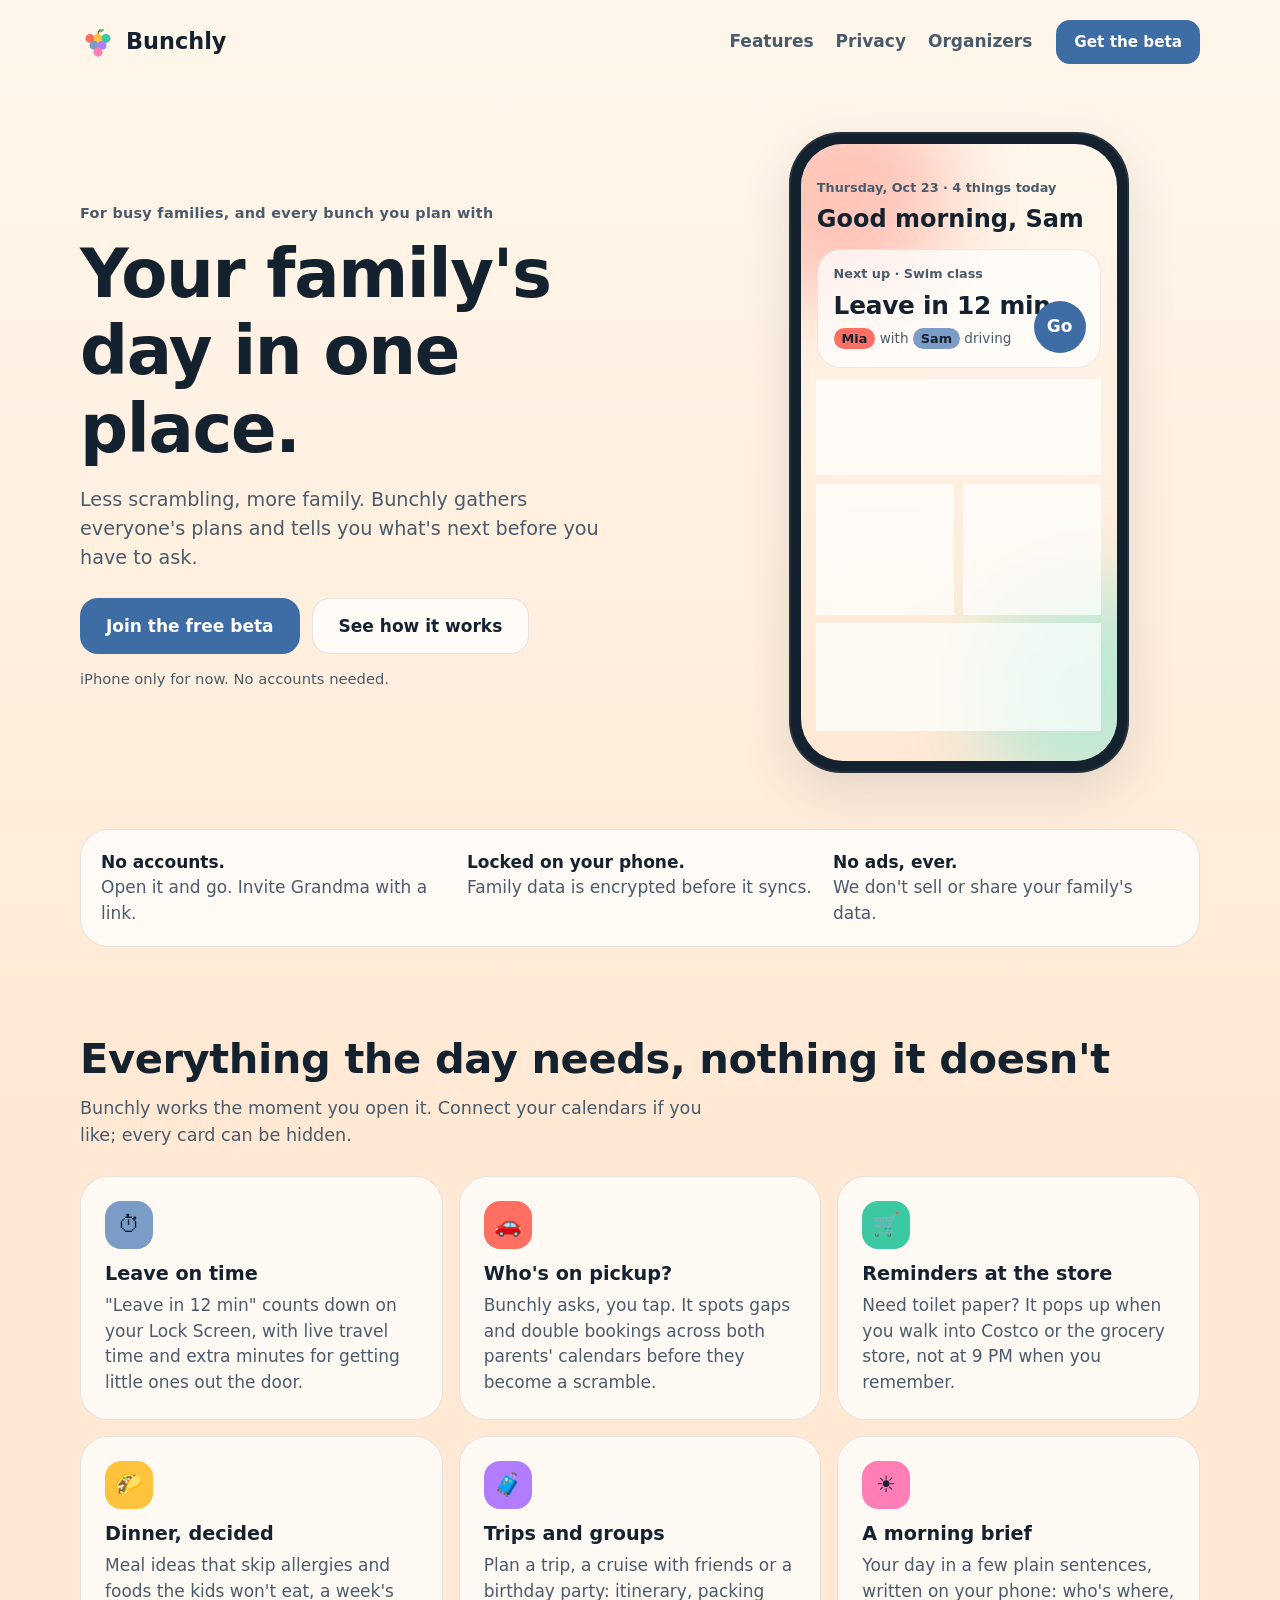
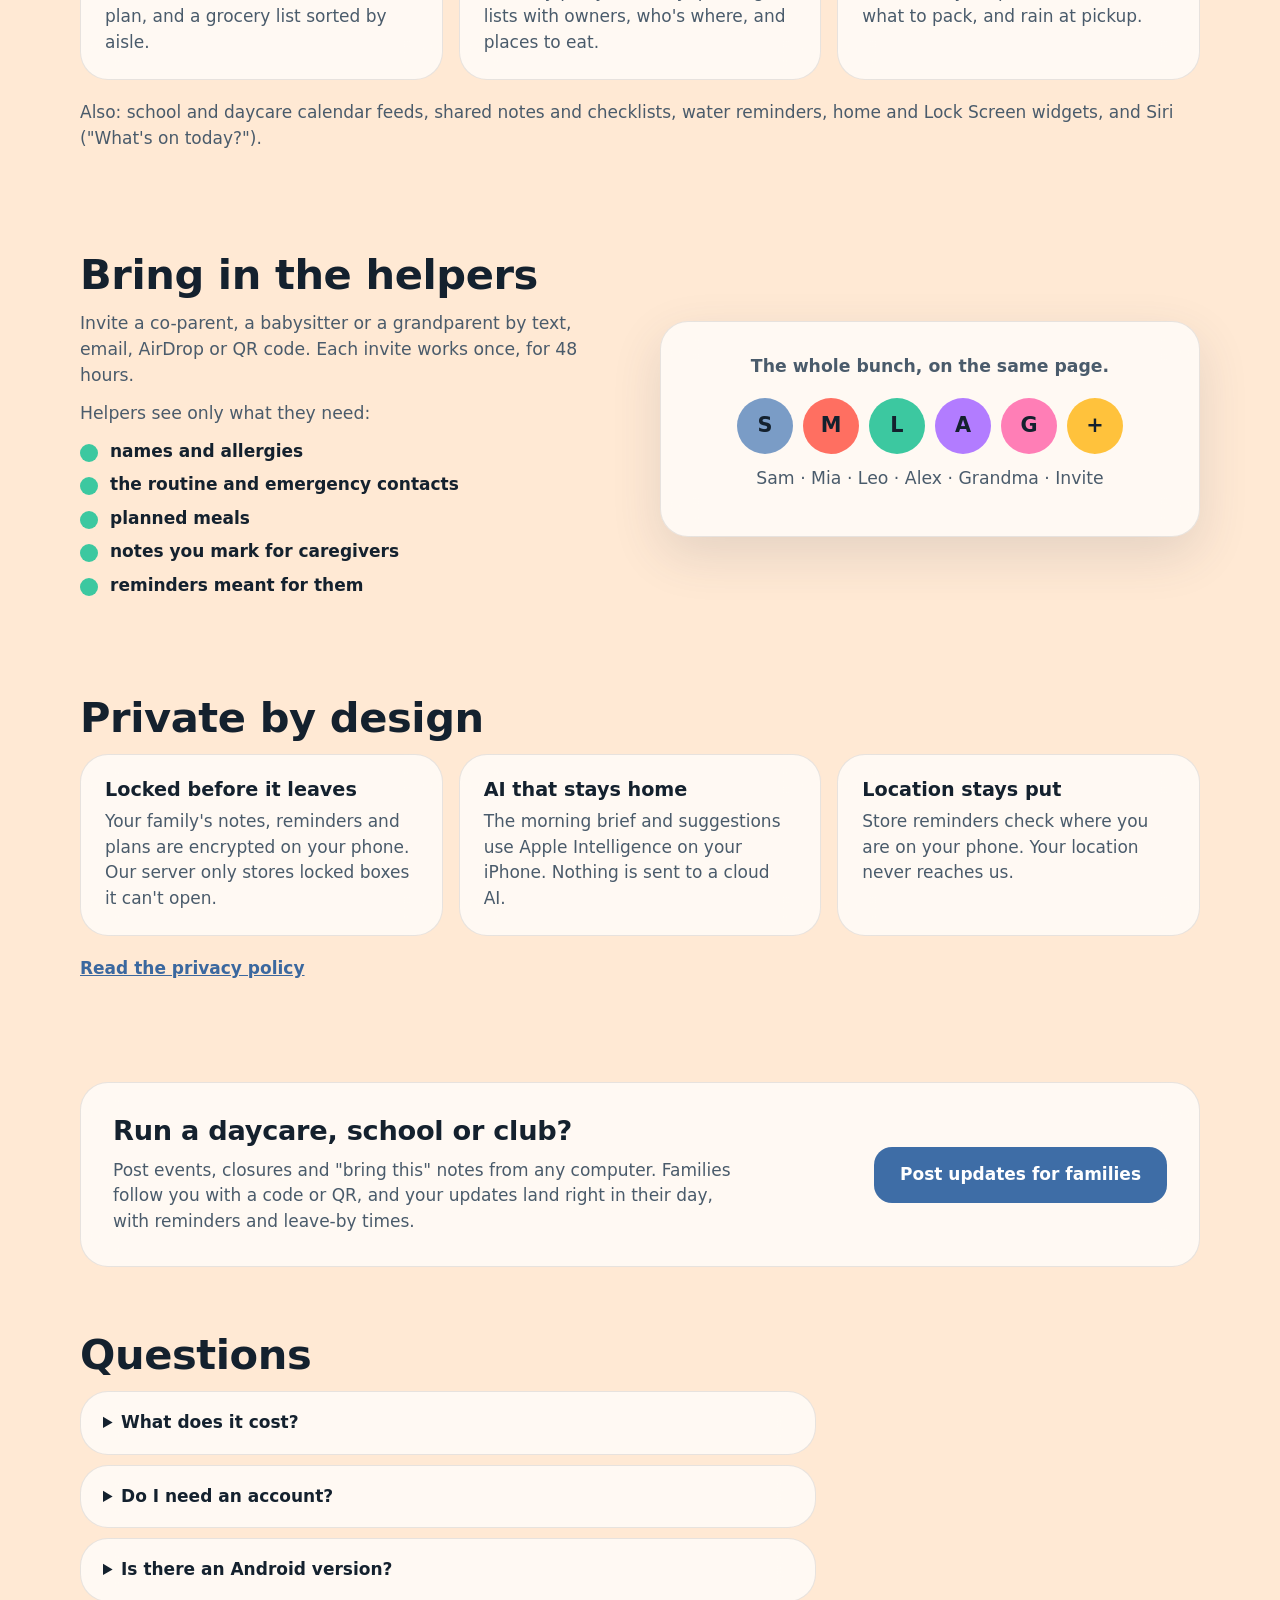
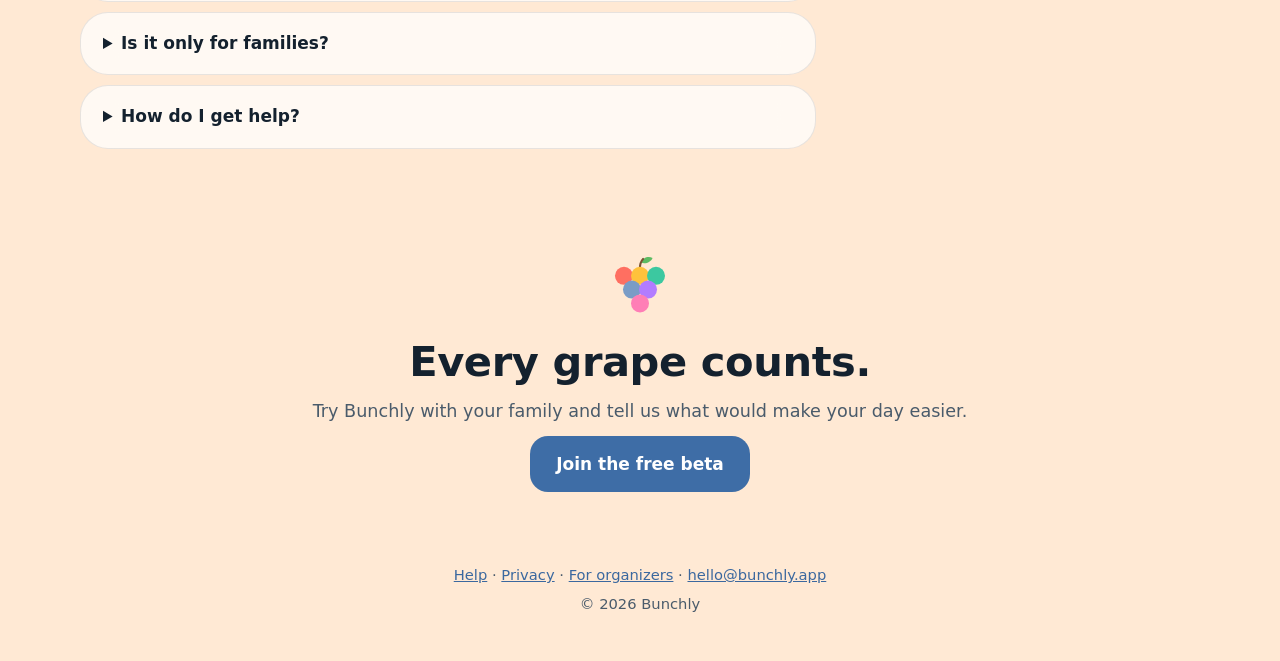
<file: index.html>
<!doctype html>
<html lang="en">
<head>
  <meta charset="utf-8">
  <meta name="viewport" content="width=device-width, initial-scale=1">
  <title>Bunchly: your family's day in one place</title>
  <meta name="description" content="Bunchly keeps your family, and every group you plan with, on one calm Today screen: calendars, pickups, reminders, meals and trips. No accounts needed.">
  <meta name="theme-color" content="#FFF7EC" media="(prefers-color-scheme: light)">
  <meta name="theme-color" content="#11141F" media="(prefers-color-scheme: dark)">
  <meta property="og:title" content="Bunchly">
  <meta property="og:description" content="Your family's day in one place. Calendars, pickups, reminders, meals and trips, shared with the people who help.">
  <meta property="og:url" content="https://bunchly.app/">
  <meta property="og:type" content="website">
  <link rel="icon" href="/logo.svg" type="image/svg+xml">
  <link rel="apple-touch-icon" href="/apple-touch-icon.png">
  <meta property="og:image" content="https://bunchly.app/og.jpg">
  <meta property="og:image:width" content="1200">
  <meta property="og:image:height" content="630">
  <meta property="og:image:alt" content="The Bunchly grape logo: Your family's day in one place.">
  <meta name="twitter:card" content="summary_large_image">
  <link rel="stylesheet" href="/home.css">
  <!-- Google Analytics (website only; not used in the Bunchly app) -->
  <script async src="https://www.googletagmanager.com/gtag/js?id=G-WLFT3G451N"></script>
  <script>
    window.dataLayer = window.dataLayer || [];
    function gtag(){dataLayer.push(arguments);}
    gtag('js', new Date());
    gtag('config', 'G-WLFT3G451N', { allow_google_signals: false, allow_ad_personalization_signals: false });
  </script>
</head>
<body>
  <div class="glows" aria-hidden="true"><span></span><span></span><span></span><span></span></div>

  <header class="top">
    <a class="brand" href="/" aria-label="Bunchly home"><img src="/logo.svg" alt="" width="36" height="36"><span>Bunchly</span></a>
    <nav aria-label="Main">
      <a href="#features">Features</a>
      <a href="#privacy">Privacy</a>
      <a href="#organizers">Organizers</a>
    </nav>
    <a class="button small beta-link" href="/beta/">Get the beta</a>
  </header>

  <main>
    <section class="hero">
      <div class="hero-text">
        <p class="eyebrow">For busy families, and every bunch you plan with</p>
        <h1>Your family's day in one place.</h1>
        <p class="lead">Less scrambling, more family. Bunchly gathers everyone's plans and tells you what's next before you have to ask.</p>
        <div class="cta">
          <a class="button beta-link" href="/beta/">Join the free beta</a>
          <a class="button ghost" href="#features">See how it works</a>
        </div>
        <p class="fine">iPhone only for now. No accounts needed.</p>
      </div>

      <figure class="phone" aria-label="Bunchly's Today screen">
        <div class="screen">
          <p class="caption">Thursday, Oct 23 · 4 things today</p>
          <p class="greeting">Good morning, Sam</p>

          <div class="tile next">
            <p class="caption">Next up · Swim class</p>
            <p class="countdown">Leave in 12 min</p>
            <p class="small-text"><span class="chip c-coral">Mia</span> with <span class="chip c-blue">Sam</span> driving</p>
            <span class="go">Go</span>
          </div>

          <div class="tile ask">
            <p class="tile-title">Who's picking up Leo?</p>
            <div class="answers"><span>Me</span><span>Alex</span><span>Ask Grandma</span></div>
          </div>

          <div class="row">
            <div class="tile mini">
              <p class="caption">Weather</p>
              <p class="tile-title">Rain at 3</p>
              <p class="small-text">Pack Leo's raincoat.</p>
            </div>
            <div class="tile mini">
              <p class="caption">At Costco</p>
              <p class="tile-title">Toilet paper</p>
              <p class="small-text">+ 2 more</p>
            </div>
          </div>

          <div class="tile list">
            <p class="caption">Later today</p>
            <p><span class="dot c-mint"></span>5:30 Soccer · Leo</p>
            <p><span class="dot c-lavender"></span>6:15 Tacos, 20 min</p>
          </div>
        </div>
      </figure>
    </section>

    <ul class="promises" aria-label="Bunchly promises">
      <li><strong>No accounts.</strong> Open it and go. Invite Grandma with a link.</li>
      <li><strong>Locked on your phone.</strong> Family data is encrypted before it syncs.</li>
      <li><strong>No ads, ever.</strong> We don't sell or share your family's data.</li>
    </ul>

    <section id="features" class="section">
      <h2>Everything the day needs, nothing it doesn't</h2>
      <p class="section-lead">Bunchly works the moment you open it. Connect your calendars if you like; every card can be hidden.</p>
      <div class="grid">
        <article class="feature">
          <div class="icon c-blue" aria-hidden="true">⏱</div>
          <h3>Leave on time</h3>
          <p>"Leave in 12 min" counts down on your Lock Screen, with live travel time and extra minutes for getting little ones out the door.</p>
        </article>
        <article class="feature">
          <div class="icon c-coral" aria-hidden="true">🚗</div>
          <h3>Who's on pickup?</h3>
          <p>Bunchly asks, you tap. It spots gaps and double bookings across both parents' calendars before they become a scramble.</p>
        </article>
        <article class="feature">
          <div class="icon c-mint" aria-hidden="true">🛒</div>
          <h3>Reminders at the store</h3>
          <p>Need toilet paper? It pops up when you walk into Costco or the grocery store, not at 9 PM when you remember.</p>
        </article>
        <article class="feature">
          <div class="icon c-sun" aria-hidden="true">🌮</div>
          <h3>Dinner, decided</h3>
          <p>Meal ideas that skip allergies and foods the kids won't eat, a week's plan, and a grocery list sorted by aisle.</p>
        </article>
        <article class="feature">
          <div class="icon c-lavender" aria-hidden="true">🧳</div>
          <h3>Trips and groups</h3>
          <p>Plan a trip, a cruise with friends or a birthday party: itinerary, packing lists with owners, who's where, and places to eat.</p>
        </article>
        <article class="feature">
          <div class="icon c-pink" aria-hidden="true">☀️</div>
          <h3>A morning brief</h3>
          <p>Your day in a few plain sentences, written on your phone: who's where, what to pack, and rain at pickup.</p>
        </article>
      </div>
      <p class="also">Also: school and daycare calendar feeds, shared notes and checklists, water reminders, home and Lock Screen widgets, and Siri ("What's on today?").</p>
    </section>

    <section class="section split">
      <div>
        <h2>Bring in the helpers</h2>
        <p>Invite a co-parent, a babysitter or a grandparent by text, email, AirDrop or QR code. Each invite works once, for 48 hours.</p>
        <p>Helpers see only what they need:</p>
        <ul class="checks">
          <li>names and allergies</li>
          <li>the routine and emergency contacts</li>
          <li>planned meals</li>
          <li>notes you mark for caregivers</li>
          <li>reminders meant for them</li>
        </ul>
      </div>
      <div class="bunch-card" aria-hidden="true">
        <p class="tile-title">The whole bunch, on the same page.</p>
        <div class="people">
          <span class="avatar c-blue">S</span><span class="avatar c-coral">M</span><span class="avatar c-mint">L</span>
          <span class="avatar c-lavender">A</span><span class="avatar c-pink">G</span><span class="avatar c-sun">+</span>
        </div>
        <p class="small-text">Sam · Mia · Leo · Alex · Grandma · Invite</p>
      </div>
    </section>

    <section id="privacy" class="section privacy">
      <h2>Private by design</h2>
      <div class="grid three">
        <div>
          <h3>Locked before it leaves</h3>
          <p>Your family's notes, reminders and plans are encrypted on your phone. Our server only stores locked boxes it can't open.</p>
        </div>
        <div>
          <h3>AI that stays home</h3>
          <p>The morning brief and suggestions use Apple Intelligence on your iPhone. Nothing is sent to a cloud AI.</p>
        </div>
        <div>
          <h3>Location stays put</h3>
          <p>Store reminders check where you are on your phone. Your location never reaches us.</p>
        </div>
      </div>
      <p><a href="/privacy/">Read the privacy policy</a></p>
    </section>

    <section id="organizers" class="section organizers">
      <div>
        <h2>Run a daycare, school or club?</h2>
        <p>Post events, closures and "bring this" notes from any computer. Families follow you with a code or QR, and your updates land right in their day, with reminders and leave-by times.</p>
      </div>
      <a class="button" href="/organizer/">Post updates for families</a>
    </section>

    <section class="section faq">
      <h2>Questions</h2>
      <details>
        <summary>What does it cost?</summary>
        <p>The beta is free. When Bunchly reaches the App Store, the core app stays free, with an optional Plus plan.
          Beta families get Plus at the founding price, and keep that price for as long as they stay subscribed.</p>
      </details>
      <details>
        <summary>Do I need an account?</summary>
        <p>No. There's no sign-up and no password. Sharing with your family works through one-time invite links.</p>
      </details>
      <details>
        <summary>Is there an Android version?</summary>
        <p>Not yet. Bunchly is iPhone only for now.</p>
      </details>
      <details>
        <summary>Is it only for families?</summary>
        <p>Families come first, but any bunch works: a trip with friends, a team, a party you're planning.</p>
      </details>
      <details>
        <summary>How do I get help?</summary>
        <p>Visit <a href="/support/">support</a> or write to <a href="mailto:hello@bunchly.app">hello@bunchly.app</a>.</p>
      </details>
    </section>

    <section class="section final">
      <img src="/logo.svg" alt="" width="72" height="72">
      <h2>Every grape counts.</h2>
      <p>Try Bunchly with your family and tell us what would make your day easier.</p>
      <a class="button beta-link" href="/beta/">Join the free beta</a>
    </section>
  </main>

  <footer class="bottom">
    <p><a href="/support/">Help</a> · <a href="/privacy/">Privacy</a> · <a href="/organizer/">For organizers</a> · <a href="mailto:hello@bunchly.app">hello@bunchly.app</a></p>
    <p>© 2026 Bunchly</p>
  </footer>
</body>
</html>
</file>
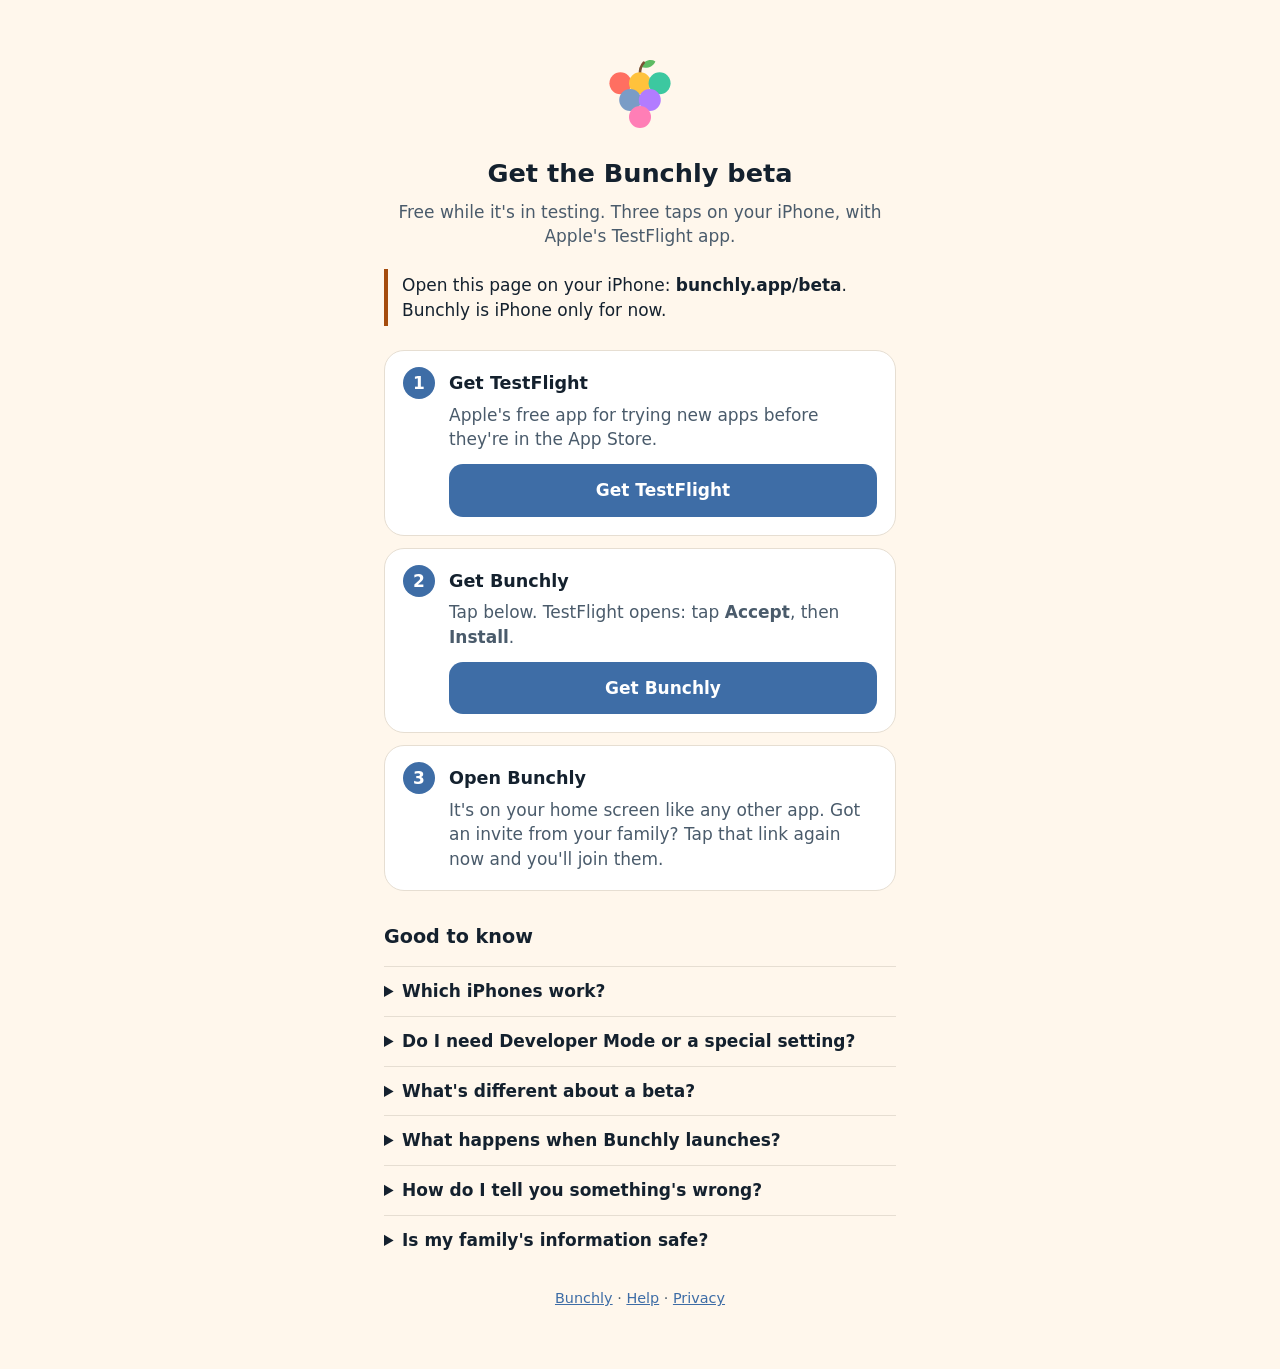
<file: beta/index.html>
<!doctype html>
<html lang="en">
<head>
  <meta charset="utf-8">
  <meta name="viewport" content="width=device-width, initial-scale=1">
  <title>Get the Bunchly beta</title>
  <meta name="description" content="Try Bunchly free on your iPhone in three taps, with Apple's TestFlight app.">
  <link rel="icon" href="/logo.svg" type="image/svg+xml">
  <link rel="apple-touch-icon" href="/apple-touch-icon.png">
  <meta property="og:title" content="Get the Bunchly beta">
  <meta property="og:description" content="Try Bunchly free on your iPhone in three taps.">
  <meta property="og:image" content="https://bunchly.app/og.jpg">
  <meta property="og:image:width" content="1200">
  <meta property="og:image:height" content="630">
  <meta property="og:image:alt" content="The Bunchly grape logo: Your family's day in one place.">
  <meta name="twitter:card" content="summary_large_image">
  <link rel="stylesheet" href="/style.css">
  <style>
    .install { list-style: none; margin: 24px 0 0; padding: 0; counter-reset: step; text-align: left; }
    .install li { counter-increment: step; position: relative; padding: 18px 18px 6px 64px; margin-bottom: 12px;
      background: var(--card); border: 1px solid var(--line); border-radius: 20px; }
    .install li::before { content: counter(step); position: absolute; left: 18px; top: 16px; width: 32px; height: 32px;
      border-radius: 50%; background: var(--accent); color: var(--on-accent); font-weight: 800; text-align: center;
      line-height: 32px; }
    .install h2 { font-size: 1.1rem; margin: 2px 0 6px; }
    .install .button { margin: 12px 0; max-width: none; text-align: center; }
    .note { border-left: 4px solid var(--warning); padding: 4px 0 4px 14px; margin: 20px 0; text-align: left; }
    .faq { text-align: left; margin-top: 32px; }
    .faq h2 { font-size: 1.2rem; }
    .faq details { border-top: 1px solid var(--line); padding: 12px 0; }
    .faq summary { font-weight: 700; cursor: pointer; }
    .faq details p { margin: 10px 0 0; color: var(--muted); }
  </style>
  <!-- Google Analytics (website only; not used in the Bunchly app) -->
  <script async src="https://www.googletagmanager.com/gtag/js?id=G-WLFT3G451N"></script>
  <script>
    window.dataLayer = window.dataLayer || [];
    function gtag(){dataLayer.push(arguments);}
    gtag('js', new Date());
    gtag('config', 'G-WLFT3G451N', { allow_google_signals: false, allow_ad_personalization_signals: false });
  </script>
</head>
<body>
  <main>
    <section class="center" style="text-align:center">
      <a href="/"><img class="logo" src="/logo.svg" alt="Bunchly home"></a>
      <h1>Get the Bunchly beta</h1>
      <p class="muted">Free while it's in testing. Three taps on your iPhone, with Apple's TestFlight app.</p>
    </section>

    <p class="note" id="not-iphone" hidden>Open this page on your iPhone: <strong>bunchly.app/beta</strong>. Bunchly is
      iPhone only for now.</p>

    <ol class="install">
      <li>
        <h2>Get TestFlight</h2>
        <p class="muted">Apple's free app for trying new apps before they're in the App Store.</p>
        <a class="button" href="https://apps.apple.com/app/testflight/id899247664">Get TestFlight</a>
      </li>
      <li>
        <h2>Get Bunchly</h2>
        <p class="muted" id="get-help">Tap below. TestFlight opens: tap <strong>Accept</strong>, then
          <strong>Install</strong>.</p>
        <a class="button" id="get-bunchly" href="https://testflight.apple.com/join/Qp6BkNzP">Get Bunchly</a>
      </li>
      <li>
        <h2>Open Bunchly</h2>
        <p class="muted">It's on your home screen like any other app. Got an invite from your family? Tap that link
          again now and you'll join them.</p>
      </li>
    </ol>

    <section class="faq">
      <h2>Good to know</h2>
      <details>
        <summary>Which iPhones work?</summary>
        <p>Any iPhone with iOS 26. To check, open Settings, then General, then Software Update.</p>
      </details>
      <details>
        <summary>Do I need Developer Mode or a special setting?</summary>
        <p>No. TestFlight is made by Apple and installs Bunchly the normal way. There's nothing to turn on.</p>
      </details>
      <details>
        <summary>What's different about a beta?</summary>
        <p>Not much. Updates arrive through TestFlight (it can update automatically), and each version works for
          90 days, so keep TestFlight on your phone. When Bunchly reaches the App Store, you can switch over and keep
          everything.</p>
      </details>
      <details>
        <summary>What happens when Bunchly launches?</summary>
        <p>The core app stays free. Bunchly will also have an optional Plus plan, and beta families get it at the
          founding price, which stays the same for as long as you're subscribed. Thanks for helping us build it.</p>
      </details>
      <details>
        <summary>How do I tell you something's wrong?</summary>
        <p>In Bunchly, go to Settings, then Send feedback. Or take a screenshot and share it to TestFlight, or write
          to <a href="mailto:hello@bunchly.app">hello@bunchly.app</a>. A real person reads every one.</p>
      </details>
      <details>
        <summary>Is my family's information safe?</summary>
        <p>The beta is the real Bunchly, with the same privacy. Most things never leave your iPhone, and what your
          family shares is locked so we can't read it. Read the <a href="/privacy/">privacy policy</a>.</p>
      </details>
    </section>

    <footer>
      <p><a href="/">Bunchly</a> · <a href="/support/">Help</a> · <a href="/privacy/">Privacy</a></p>
    </footer>
  </main>
  <script>
    // Paste the public link from App Store Connect (TestFlight → Families → Public Link) here.
    // While it's empty, "Get Bunchly" emails us for an invite instead.
    const TESTFLIGHT_LINK = 'https://testflight.apple.com/join/Qp6BkNzP';

    if (TESTFLIGHT_LINK) {
      document.getElementById('get-bunchly').href = TESTFLIGHT_LINK;
    } else {
      document.getElementById('get-help').textContent =
        "We're opening the beta to everyone very soon. Tap below to email us, and we'll send you an invite.";
      document.getElementById('get-bunchly').textContent = 'Ask for an invite';
    }
    const isIOS = /iPhone|iPad|iPod/.test(navigator.userAgent)
      || (navigator.platform === 'MacIntel' && navigator.maxTouchPoints > 1);
    document.getElementById('not-iphone').hidden = isIOS;
  </script>
</body>
</html>
</file>
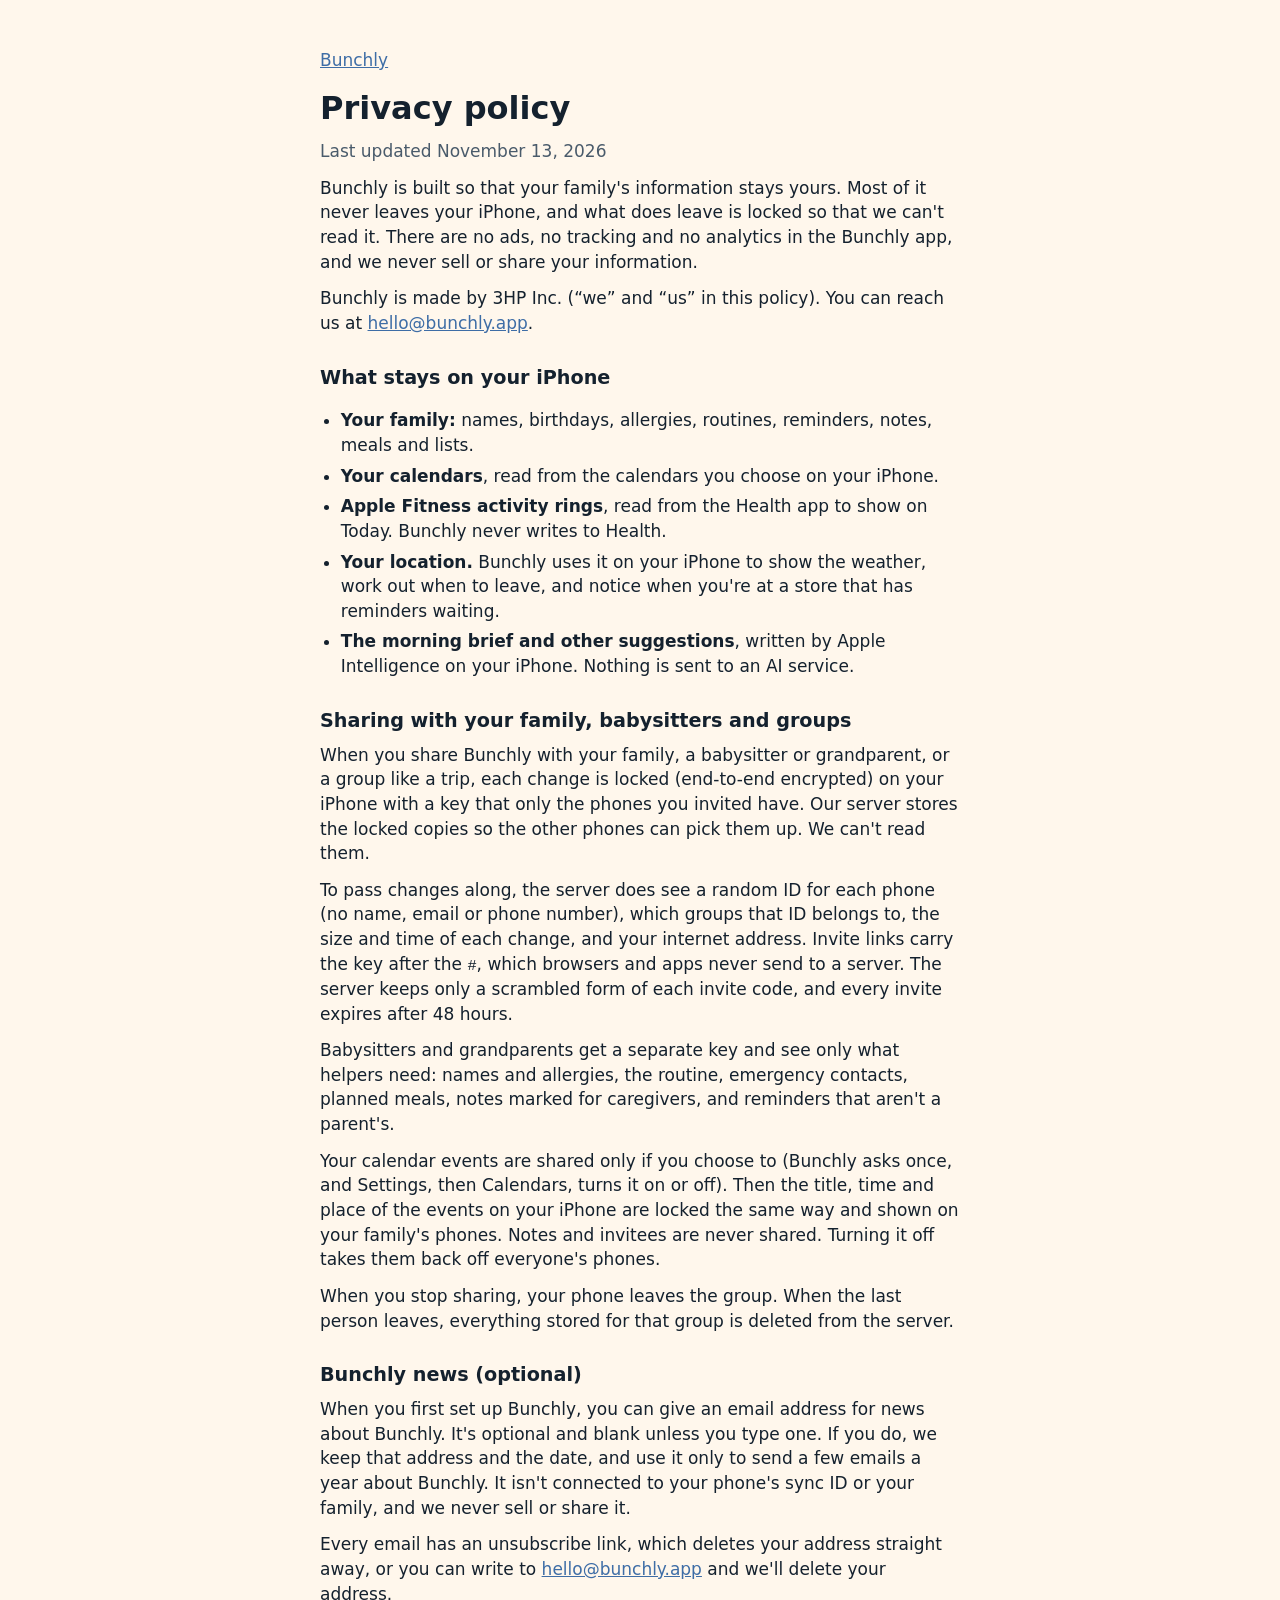
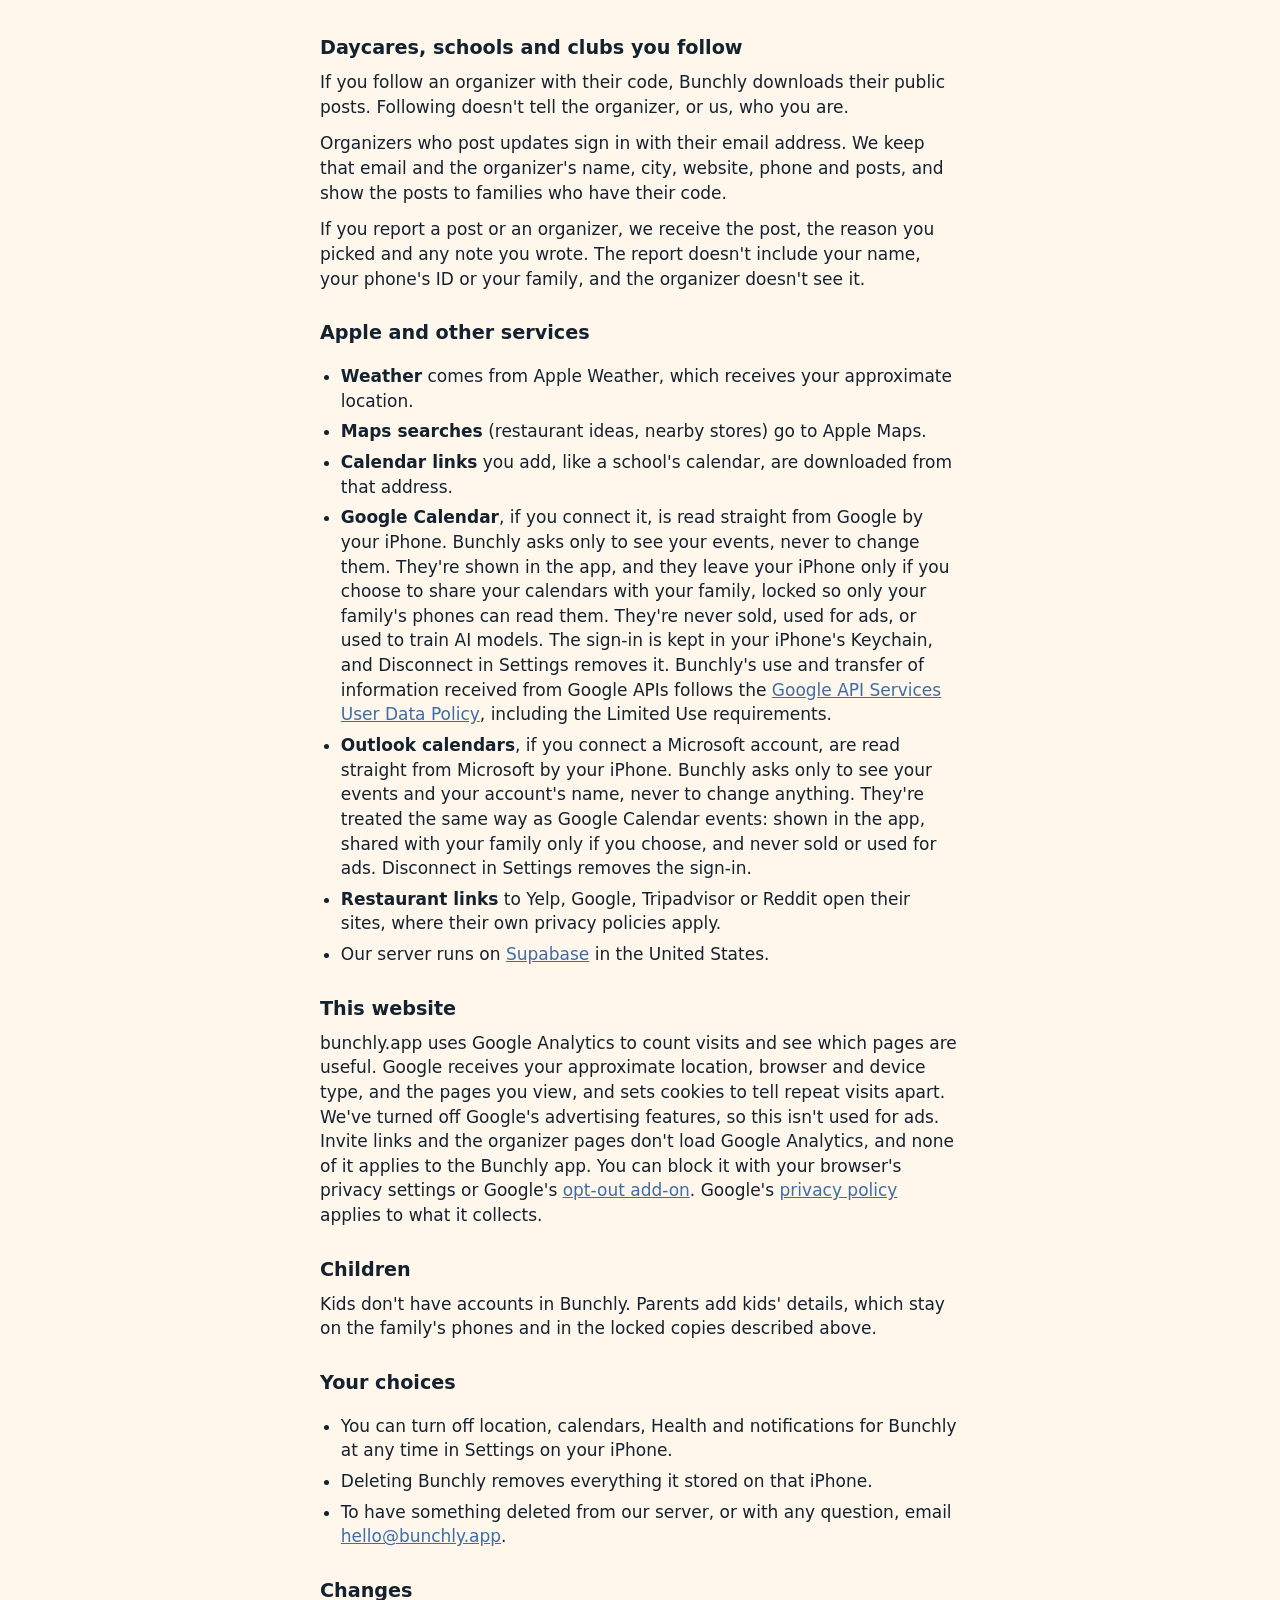
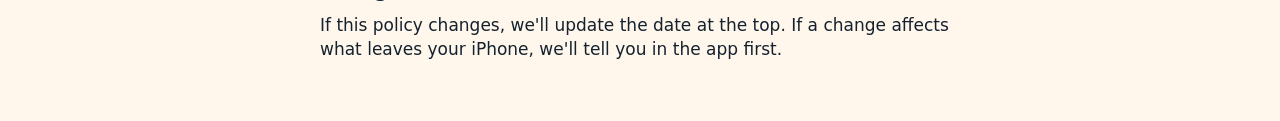
<file: privacy/index.html>
<!doctype html>
<html lang="en">
<head>
  <meta charset="utf-8">
  <meta name="viewport" content="width=device-width, initial-scale=1">
  <title>Bunchly privacy policy</title>
  <link rel="icon" href="/logo.svg" type="image/svg+xml">
  <link rel="apple-touch-icon" href="/apple-touch-icon.png">
  <meta property="og:image" content="https://bunchly.app/og.jpg">
  <meta property="og:image:width" content="1200">
  <meta property="og:image:height" content="630">
  <meta property="og:image:alt" content="The Bunchly grape logo: Your family's day in one place.">
  <meta name="twitter:card" content="summary_large_image">
  <link rel="stylesheet" href="/style.css">
  <!-- Google Analytics (website only; not used in the Bunchly app) -->
  <script async src="https://www.googletagmanager.com/gtag/js?id=G-WLFT3G451N"></script>
  <script>
    window.dataLayer = window.dataLayer || [];
    function gtag(){dataLayer.push(arguments);}
    gtag('js', new Date());
    gtag('config', 'G-WLFT3G451N', { allow_google_signals: false, allow_ad_personalization_signals: false });
  </script>
</head>
<body>
  <main class="doc">
    <p><a href="/">Bunchly</a></p>
    <h1>Privacy policy</h1>
    <p class="muted">Last updated November 13, 2026</p>

    <p>Bunchly is built so that your family's information stays yours. Most of it never leaves your iPhone, and
      what does leave is locked so that we can't read it. There are no ads, no tracking and no analytics in the Bunchly app,
      and we never sell or share your information.</p>

    <p>Bunchly is made by 3HP Inc. (&ldquo;we&rdquo; and &ldquo;us&rdquo; in this policy). You can reach us at
      <a href="mailto:hello@bunchly.app">hello@bunchly.app</a>.</p>

    <h2>What stays on your iPhone</h2>
    <ul>
      <li><strong>Your family:</strong> names, birthdays, allergies, routines, reminders, notes, meals and lists.</li>
      <li><strong>Your calendars</strong>, read from the calendars you choose on your iPhone.</li>
      <li><strong>Apple Fitness activity rings</strong>, read from the Health app to show on Today. Bunchly never
        writes to Health.</li>
      <li><strong>Your location.</strong> Bunchly uses it on your iPhone to show the weather, work out when to
        leave, and notice when you're at a store that has reminders waiting.</li>
      <li><strong>The morning brief and other suggestions</strong>, written by Apple Intelligence on your iPhone.
        Nothing is sent to an AI service.</li>
    </ul>

    <h2>Sharing with your family, babysitters and groups</h2>
    <p>When you share Bunchly with your family, a babysitter or grandparent, or a group like a trip, each change is
      locked (end-to-end encrypted) on your iPhone with a key that only the phones you invited have. Our server
      stores the locked copies so the other phones can pick them up. We can't read them.</p>
    <p>To pass changes along, the server does see a random ID for each phone (no name, email or phone number),
      which groups that ID belongs to, the size and time of each change, and your internet address. Invite links
      carry the key after the <code>#</code>, which browsers and apps never send to a server. The server keeps only
      a scrambled form of each invite code, and every invite expires after 48 hours.</p>
    <p>Babysitters and grandparents get a separate key and see only what helpers need: names and allergies, the
      routine, emergency contacts, planned meals, notes marked for caregivers, and reminders that aren't a parent's.</p>
    <p>Your calendar events are shared only if you choose to (Bunchly asks once, and Settings, then Calendars, turns
      it on or off). Then the title, time and place of the events on your iPhone are locked the same way and shown on
      your family's phones. Notes and invitees are never shared. Turning it off takes them back off everyone's phones.</p>
    <p>When you stop sharing, your phone leaves the group. When the last person leaves, everything stored for that
      group is deleted from the server.</p>

    <h2>Bunchly news (optional)</h2>
    <p>When you first set up Bunchly, you can give an email address for news about Bunchly. It's optional and blank
      unless you type one. If you do, we keep that address and the date, and use it only to send a few emails a year
      about Bunchly. It isn't connected to your phone's sync ID or your family, and we never sell or share it.</p>
    <p>Every email has an unsubscribe link, which deletes your address straight away, or you can write to <a href="mailto:hello@bunchly.app">hello@bunchly.app</a>
      and we'll delete your address.</p>

    <h2>Daycares, schools and clubs you follow</h2>
    <p>If you follow an organizer with their code, Bunchly downloads their public posts. Following doesn't tell the
      organizer, or us, who you are.</p>
    <p>Organizers who post updates sign in with their email address. We keep that email and the organizer's name,
      city, website, phone and posts, and show the posts to families who have their code.</p>
    <p>If you report a post or an organizer, we receive the post, the reason you picked and any note you wrote. The
      report doesn't include your name, your phone's ID or your family, and the organizer doesn't see it.</p>

    <h2>Apple and other services</h2>
    <ul>
      <li><strong>Weather</strong> comes from Apple Weather, which receives your approximate location.</li>
      <li><strong>Maps searches</strong> (restaurant ideas, nearby stores) go to Apple Maps.</li>
      <li><strong>Calendar links</strong> you add, like a school's calendar, are downloaded from that address.</li>
      <li><strong>Google Calendar</strong>, if you connect it, is read straight from Google by your iPhone. Bunchly
        asks only to see your events, never to change them. They're shown in the app, and they leave your iPhone only
        if you choose to share your calendars with your family, locked so only your family's phones can read them.
        They're never sold, used for ads, or used to train AI models. The sign-in is kept in your iPhone's Keychain,
        and Disconnect in Settings removes it. Bunchly's use and transfer of information received from Google APIs
        follows the <a href="https://developers.google.com/terms/api-services-user-data-policy">Google API Services
        User Data Policy</a>, including the Limited Use requirements.</li>
      <li><strong>Outlook calendars</strong>, if you connect a Microsoft account, are read straight from Microsoft by
        your iPhone. Bunchly asks only to see your events and your account's name, never to change anything. They're
        treated the same way as Google Calendar events: shown in the app, shared with your family only if you choose,
        and never sold or used for ads. Disconnect in Settings removes the sign-in.</li>
      <li><strong>Restaurant links</strong> to Yelp, Google, Tripadvisor or Reddit open their sites, where their own
        privacy policies apply.</li>
      <li>Our server runs on <a href="https://supabase.com/privacy">Supabase</a> in the United States.</li>
    </ul>

    <h2>This website</h2>
    <p>bunchly.app uses Google Analytics to count visits and see which pages are useful. Google receives your
      approximate location, browser and device type, and the pages you view, and sets cookies to tell repeat visits
      apart. We've turned off Google's advertising features, so this isn't used for ads. Invite links and the
      organizer pages don't load Google Analytics, and none of it applies to the Bunchly app. You can block it with
      your browser's privacy settings or Google's
      <a href="https://tools.google.com/dlpage/gaoptout">opt-out add-on</a>. Google's
      <a href="https://policies.google.com/privacy">privacy policy</a> applies to what it collects.</p>

    <h2>Children</h2>
    <p>Kids don't have accounts in Bunchly. Parents add kids' details, which stay on the family's phones and in the
      locked copies described above.</p>

    <h2>Your choices</h2>
    <ul>
      <li>You can turn off location, calendars, Health and notifications for Bunchly at any time in Settings on your
        iPhone.</li>
      <li>Deleting Bunchly removes everything it stored on that iPhone.</li>
      <li>To have something deleted from our server, or with any question, email
        <a href="mailto:hello@bunchly.app">hello@bunchly.app</a>.</li>
    </ul>

    <h2>Changes</h2>
    <p>If this policy changes, we'll update the date at the top. If a change affects what leaves your iPhone, we'll
      tell you in the app first.</p>
  </main>
</body>
</html>
</file>
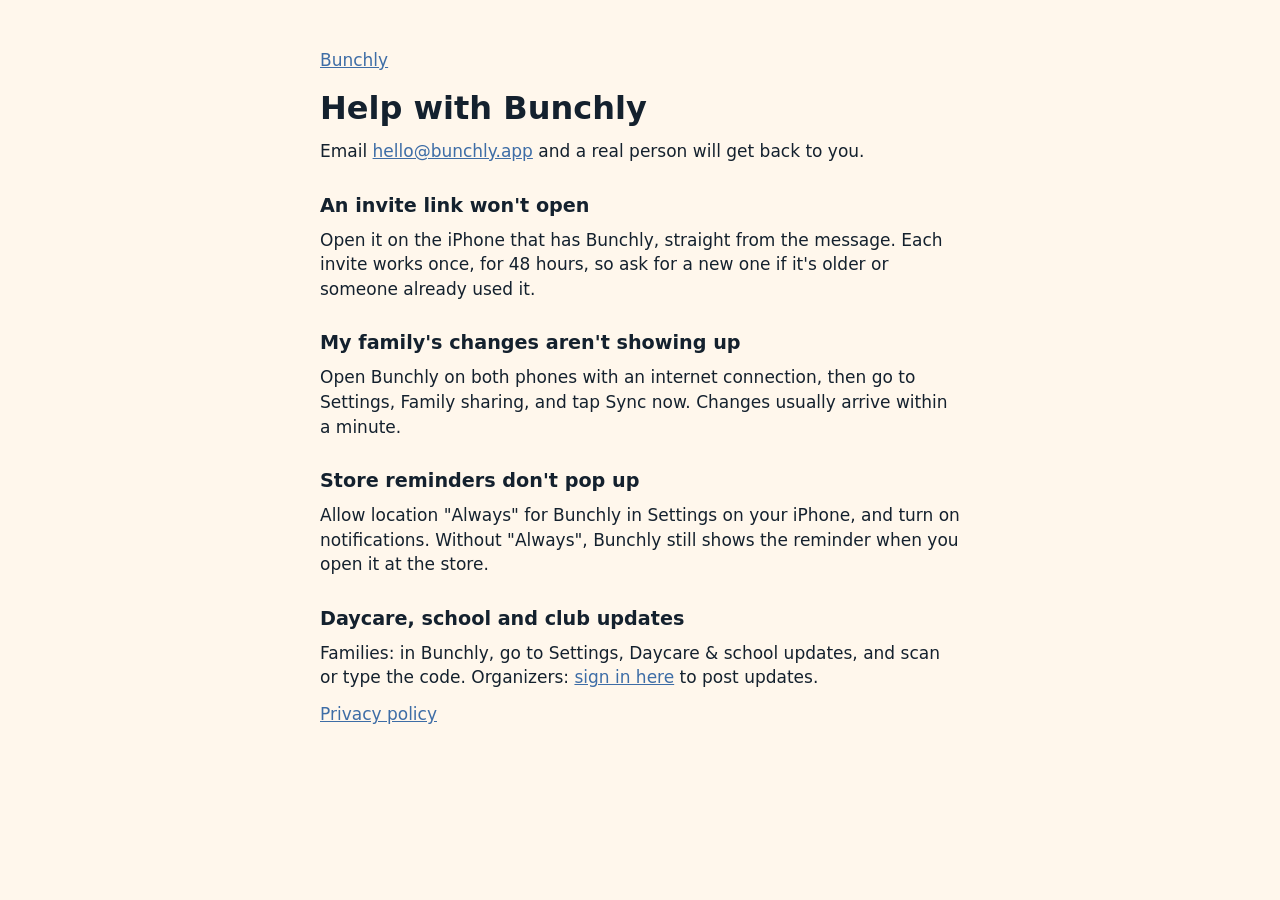
<file: support/index.html>
<!doctype html>
<html lang="en">
<head>
  <meta charset="utf-8">
  <meta name="viewport" content="width=device-width, initial-scale=1">
  <title>Bunchly support</title>
  <link rel="icon" href="/logo.svg" type="image/svg+xml">
  <link rel="apple-touch-icon" href="/apple-touch-icon.png">
  <meta property="og:image" content="https://bunchly.app/og.jpg">
  <meta property="og:image:width" content="1200">
  <meta property="og:image:height" content="630">
  <meta property="og:image:alt" content="The Bunchly grape logo: Your family's day in one place.">
  <meta name="twitter:card" content="summary_large_image">
  <link rel="stylesheet" href="/style.css">
  <!-- Google Analytics (website only; not used in the Bunchly app) -->
  <script async src="https://www.googletagmanager.com/gtag/js?id=G-WLFT3G451N"></script>
  <script>
    window.dataLayer = window.dataLayer || [];
    function gtag(){dataLayer.push(arguments);}
    gtag('js', new Date());
    gtag('config', 'G-WLFT3G451N', { allow_google_signals: false, allow_ad_personalization_signals: false });
  </script>
</head>
<body>
  <main class="doc">
    <p><a href="/">Bunchly</a></p>
    <h1>Help with Bunchly</h1>
    <p>Email <a href="mailto:hello@bunchly.app">hello@bunchly.app</a> and a real person will get back to you.</p>

    <h2>An invite link won't open</h2>
    <p>Open it on the iPhone that has Bunchly, straight from the message. Each invite works once, for 48 hours, so
      ask for a new one if it's older or someone already used it.</p>

    <h2>My family's changes aren't showing up</h2>
    <p>Open Bunchly on both phones with an internet connection, then go to Settings, Family sharing, and tap Sync
      now. Changes usually arrive within a minute.</p>

    <h2>Store reminders don't pop up</h2>
    <p>Allow location "Always" for Bunchly in Settings on your iPhone, and turn on notifications. Without "Always",
      Bunchly still shows the reminder when you open it at the store.</p>

    <h2>Daycare, school and club updates</h2>
    <p>Families: in Bunchly, go to Settings, Daycare &amp; school updates, and scan or type the code. Organizers:
      <a href="/organizer/">sign in here</a> to post updates.</p>

    <p class="muted"><a href="/privacy/">Privacy policy</a></p>
  </main>
</body>
</html>
</file>
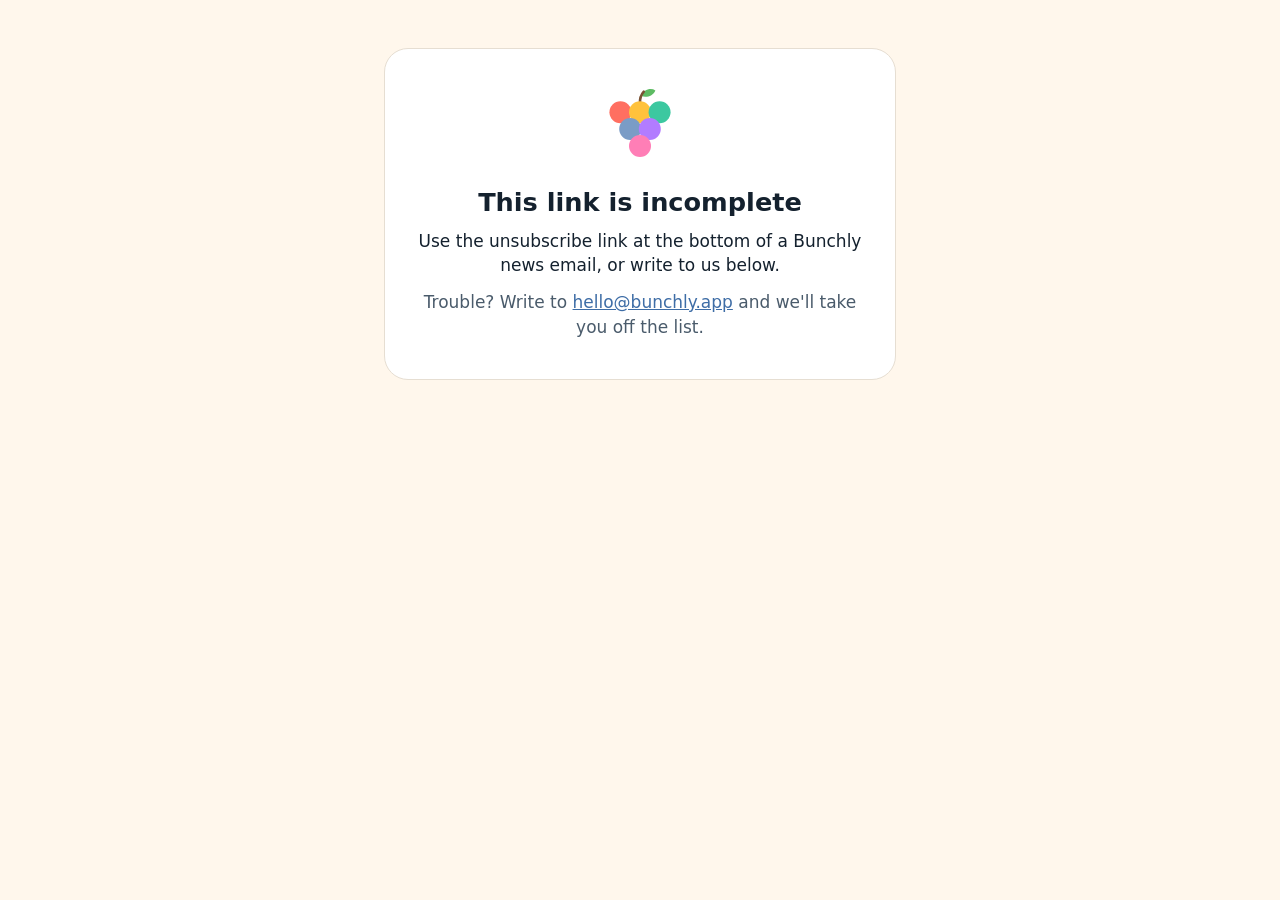
<file: news/unsubscribe/index.html>
<!doctype html>
<html lang="en">
<head>
  <meta charset="utf-8">
  <meta name="viewport" content="width=device-width, initial-scale=1">
  <meta name="referrer" content="no-referrer">
  <meta name="robots" content="noindex">
  <title>Unsubscribe from Bunchly news</title>
  <link rel="icon" href="/logo.svg" type="image/svg+xml">
  <link rel="stylesheet" href="/style.css">
</head>
<body>
  <!-- Linked from every "Bunchly news" email as /news/unsubscribe/?t=<token>. The token is random and only removes
       the one address it belongs to (leave_news() in the app repo's supabase/migrations). The page waits for a tap,
       so mail scanners that open links don't unsubscribe anyone. -->
  <main>
    <section class="card">
      <img class="logo" src="/logo.svg" alt="">
      <h1 id="title">Unsubscribe from Bunchly news</h1>
      <p id="lead">You'll stop getting news emails from Bunchly. The app keeps working the same.</p>
      <button id="leave" class="button" type="button" style="border:0;width:100%;font:inherit;font-weight:700;cursor:pointer">Unsubscribe</button>
      <p id="fallback" class="muted">Trouble? Write to <a href="mailto:hello@bunchly.app?subject=Unsubscribe">hello@bunchly.app</a>
        and we'll take you off the list.</p>
    </section>
  </main>
  <script type="module">
    import config from '/organizer/config.js';

    const title = document.getElementById('title');
    const lead = document.getElementById('lead');
    const button = document.getElementById('leave');
    const token = new URLSearchParams(location.search).get('t') || '';
    const looksRight = /^[0-9a-f]{8}-[0-9a-f]{4}-[0-9a-f]{4}-[0-9a-f]{4}-[0-9a-f]{12}$/i.test(token);

    if (!looksRight) {
      title.textContent = 'This link is incomplete';
      lead.textContent = 'Use the unsubscribe link at the bottom of a Bunchly news email, or write to us below.';
      button.hidden = true;
    }

    button.addEventListener('click', async () => {
      button.disabled = true;
      button.textContent = 'Unsubscribing…';
      try {
        const response = await fetch(`${config.supabaseUrl}/rest/v1/rpc/leave_news`, {
          method: 'POST',
          headers: {
            'Content-Type': 'application/json',
            apikey: config.supabaseKey,
            Authorization: `Bearer ${config.supabaseKey}`,
          },
          body: JSON.stringify({ token }),
        });
        if (!response.ok) throw new Error(String(response.status));
        const removed = await response.json();
        title.textContent = 'You’re unsubscribed';
        lead.textContent = removed
          ? 'We deleted your email address. You won’t get Bunchly news anymore.'
          : 'This address was already off the list. You won’t get Bunchly news.';
        button.hidden = true;
      } catch {
        button.disabled = false;
        button.textContent = 'Try again';
        lead.textContent = 'That didn’t go through. Check your connection and try again.';
      }
    });
  </script>
</body>
</html>
</file>
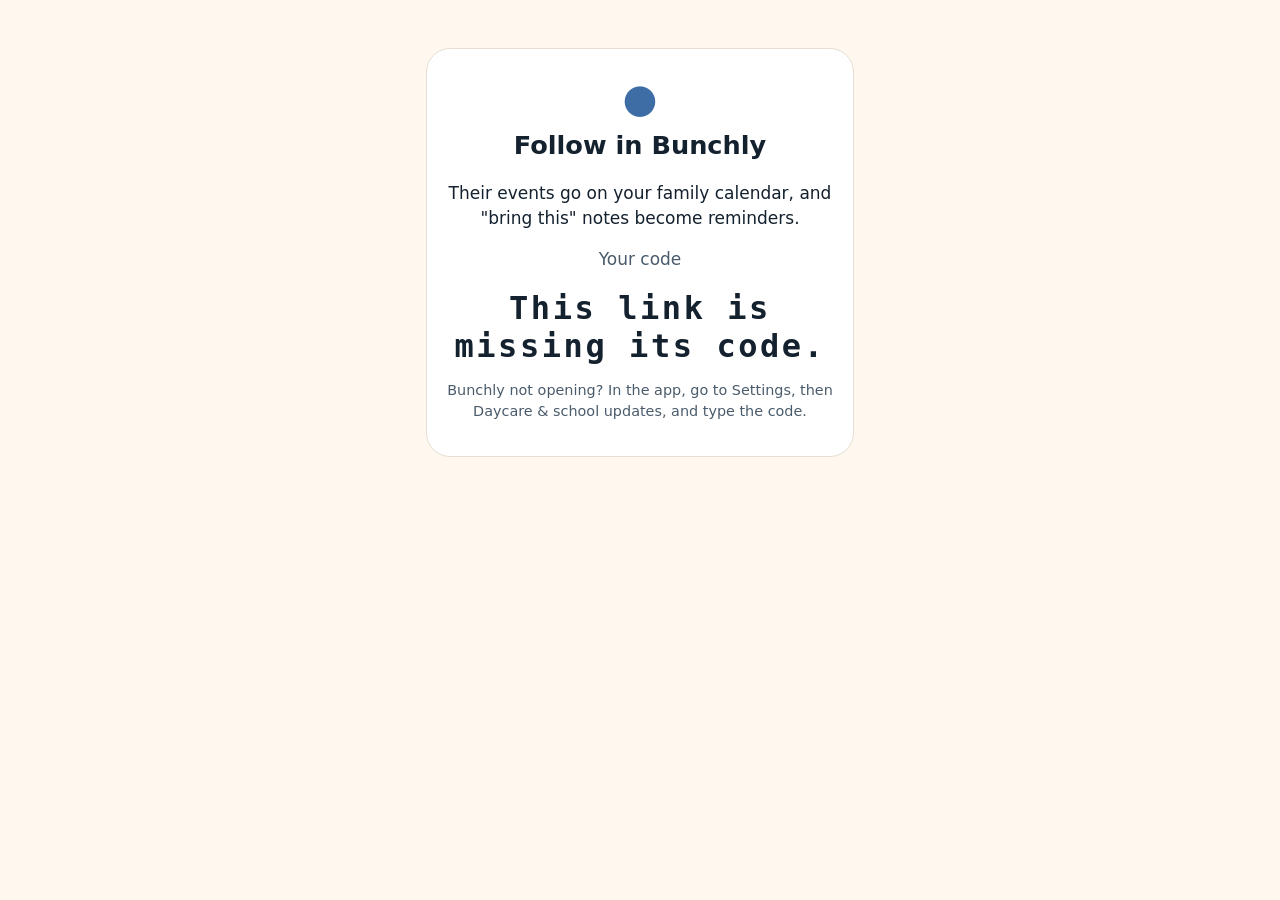
<file: organizer/follow.html>
<!doctype html>
<html lang="en">
<head>
  <meta charset="utf-8">
  <meta name="viewport" content="width=device-width, initial-scale=1">
  <title>Follow in Bunchly</title>
  <link rel="icon" href="/logo.svg" type="image/svg+xml">
  <link rel="apple-touch-icon" href="/apple-touch-icon.png">
  <meta property="og:image" content="https://bunchly.app/og.jpg">
  <meta property="og:image:width" content="1200">
  <meta property="og:image:height" content="630">
  <meta property="og:image:alt" content="The Bunchly grape logo: Your family's day in one place.">
  <meta name="twitter:card" content="summary_large_image">
  <link rel="stylesheet" href="style.css">
</head>
<body>
  <main class="narrow">
    <section class="card center">
      <p class="mark big" aria-hidden="true">●</p>
      <h1>Follow in Bunchly</h1>
      <p>Their events go on your family calendar, and "bring this" notes become reminders.</p>
      <p class="muted">Your code</p>
      <p id="code" class="code">—</p>
      <a id="open" class="primary button" href="#">Open in Bunchly</a>
      <p class="hint">Bunchly not opening? In the app, go to Settings, then Daycare &amp; school updates, and type the code.</p>
    </section>
  </main>
  <script>
    const alphabet = /^[ABCDEFGHJKMNPQRSTUVWXYZ23456789]{8}$/;
    const raw = new URLSearchParams(location.search).get('code') || '';
    const code = raw.toUpperCase().replace(/[^A-Z0-9]/g, '');
    if (alphabet.test(code)) {
      document.getElementById('code').textContent = `${code.slice(0, 4)}-${code.slice(4)}`;
      document.getElementById('open').href = `bunchly://follow?code=${code}`;
    } else {
      document.getElementById('code').textContent = 'This link is missing its code.';
      document.getElementById('open').hidden = true;
    }
  </script>
</body>
</html>
</file>
<file: home.css>
/* Landing page. Brand tokens from docs/BRAND.md; the other pages use style.css. */
:root {
  --bg-top: #FFF7EC;
  --bg-bottom: #FFE9D4;
  --card: rgba(255, 255, 255, 0.72);
  --card-solid: #FFFFFF;
  --text: #14212E;
  --muted: #4A5B6B;
  --link: #3B689F;
  --accent: #3E6DA6;
  --on-accent: #FFFFFF;
  --line: rgba(20, 33, 46, 0.10);
  --glow-opacity: 0.75;
  --shadow: 0 18px 50px rgba(62, 70, 90, 0.14);
  --blue: #7A9CC6; --coral: #FF6F61; --mint: #3CC8A0;
  --lavender: #B27CFF; --pink: #FF7EB6; --sun: #FFC23C;
}
@media (prefers-color-scheme: dark) {
  :root {
    --bg-top: #1B2033;
    --bg-bottom: #11141F;
    --card: rgba(36, 42, 64, 0.72);
    --card-solid: #1B2033;
    --text: #F2F5F8;
    --muted: #B4C0CC;
    --link: #8FB0D8;
    --on-accent: #FFFFFF;
    --line: rgba(242, 245, 248, 0.12);
    --glow-opacity: 0.22;
    --shadow: 0 18px 50px rgba(0, 0, 0, 0.35);
  }
}

* { box-sizing: border-box; }
html { scroll-behavior: smooth; background: var(--bg-bottom); }
@media (prefers-reduced-motion: reduce) { html { scroll-behavior: auto; } }
body {
  margin: 0;
  min-height: 100vh;
  background: linear-gradient(180deg, var(--bg-top), var(--bg-bottom) 1100px) no-repeat, var(--bg-bottom);
  color: var(--text);
  font: 17px/1.5 ui-rounded, "SF Pro Rounded", "Nunito", system-ui, -apple-system, "Segoe UI", sans-serif;
  overflow-x: hidden;
}
a { color: var(--link); }
h1, h2, h3 { line-height: 1.15; margin: 0; }
p { margin: 0 0 12px; }

/* Wallpaper glows */
.glows { position: fixed; inset: 0; z-index: -1; pointer-events: none; opacity: var(--glow-opacity); }
.glows span { position: absolute; width: 46vmax; height: 46vmax; border-radius: 50%; filter: blur(90px); }
.glows span:nth-child(1) { background: #FFB4A8; top: -14vmax; left: -12vmax; }
.glows span:nth-child(2) { background: #A8E8D4; top: 18vmax; right: -16vmax; }
.glows span:nth-child(3) { background: #D8C0FF; bottom: -18vmax; left: 10vmax; }
.glows span:nth-child(4) { background: #B9CBE3; top: 40vmax; left: -20vmax; }

/* Buttons */
.button {
  display: inline-flex; align-items: center; justify-content: center;
  min-height: 56px; padding: 0 26px; border-radius: 18px;
  background: var(--accent); color: var(--on-accent);
  font-weight: 800; text-decoration: none; white-space: nowrap;
}
.button.small { min-height: 44px; padding: 0 18px; border-radius: 14px; font-size: 0.95rem; }
.button.ghost { background: var(--card); color: var(--text); border: 1px solid var(--line); }
.button:hover { filter: brightness(1.06); }
.button:focus-visible, a:focus-visible, summary:focus-visible { outline: 3px solid var(--link); outline-offset: 3px; }

/* Header */
.top {
  max-width: 72rem; margin: 0 auto; padding: 20px 16px;
  display: flex; align-items: center; gap: 24px;
}
.brand { display: flex; align-items: center; gap: 10px; color: var(--text); text-decoration: none; font-weight: 900; font-size: 1.4rem; }
.top nav { display: flex; gap: 22px; margin-left: auto; }
.top nav a { color: var(--muted); text-decoration: none; font-weight: 700; }
.top nav a:hover { color: var(--text); }

main { max-width: 72rem; margin: 0 auto; padding: 0 16px; }

/* Hero */
.hero { display: grid; grid-template-columns: 1.1fr 0.9fr; gap: 48px; align-items: center; padding: 48px 0 56px; }
.eyebrow { color: var(--muted); font-weight: 800; font-size: 0.9rem; letter-spacing: 0.02em; }
.hero h1 { font-size: clamp(2.5rem, 6vw, 4.2rem); font-weight: 900; letter-spacing: -0.02em; margin-bottom: 18px; }
.lead { font-size: 1.2rem; color: var(--muted); max-width: 34rem; margin-bottom: 26px; }
.cta { display: flex; flex-wrap: wrap; gap: 12px; margin-bottom: 14px; }
.fine { color: var(--muted); font-size: 0.92rem; }

/* Phone mockup */
.phone {
  margin: 0 auto; width: min(100%, 340px); padding: 12px; border-radius: 52px;
  background: #14212E; box-shadow: var(--shadow), inset 0 0 0 2px rgba(255,255,255,0.08);
}
.screen {
  border-radius: 42px; padding: 34px 16px 20px;
  background: linear-gradient(180deg, #FFF7EC, #FFE9D4);
  color: #14212E; position: relative; overflow: hidden;
}
.screen::before, .screen::after { content: ""; position: absolute; border-radius: 50%; filter: blur(40px); opacity: 0.75; z-index: 0; }
.screen::before { width: 220px; height: 220px; background: #FFB4A8; top: -60px; left: -70px; }
.screen::after { width: 220px; height: 220px; background: #A8E8D4; bottom: -40px; right: -80px; }
.screen > * { position: relative; z-index: 1; }
.screen .caption { color: #4A5B6B; }
.greeting { font-weight: 900; font-size: 1.5rem; margin-bottom: 12px; }
.caption { font-weight: 700; font-size: 0.8rem; color: var(--muted); margin-bottom: 4px; }
.tile {
  background: rgba(255,255,255,0.7); border: 1px solid rgba(20,33,46,0.08);
  border-radius: 24px; padding: 14px 16px; margin-bottom: 10px;
  -webkit-backdrop-filter: blur(12px); backdrop-filter: blur(12px);
}
.tile p { margin: 0 0 4px; }
.tile-title { font-weight: 800; font-size: 1.02rem; }
.small-text { font-size: 0.85rem; color: #4A5B6B; }
.next { position: relative; padding-right: 64px; }
.countdown { font-weight: 900; font-size: 1.55rem; white-space: nowrap; letter-spacing: -0.01em; }
.go {
  position: absolute; right: 14px; bottom: 14px; display: grid; place-items: center;
  width: 52px; height: 52px; border-radius: 50%; background: #3E6DA6; color: #FFF; font-weight: 900;
}
.answers { display: flex; gap: 6px; flex-wrap: wrap; margin-top: 8px; }
.answers span { padding: 6px 12px; border-radius: 999px; background: #3E6DA6; color: #FFF; font-weight: 800; font-size: 0.85rem; }
.answers span + span { background: rgba(62,109,166,0.12); color: #3B689F; }
.row { display: grid; grid-template-columns: 1fr 1fr; gap: 10px; }
.row .tile { margin-bottom: 10px; }
.list p { font-size: 0.9rem; display: flex; align-items: center; gap: 8px; }
.chip { display: inline-block; padding: 1px 8px; border-radius: 999px; font-weight: 800; font-size: 0.8rem; color: #14212E; }
.dot { width: 10px; height: 10px; border-radius: 50%; display: inline-block; }

/* Person colors */
.c-blue { background: var(--blue); } .c-coral { background: var(--coral); } .c-mint { background: var(--mint); }
.c-lavender { background: var(--lavender); } .c-pink { background: var(--pink); } .c-sun { background: var(--sun); }

/* Promises strip */
.promises {
  list-style: none; margin: 0 0 24px; padding: 20px; display: grid; grid-template-columns: repeat(3, 1fr); gap: 20px;
  background: var(--card); border: 1px solid var(--line); border-radius: 28px;
  -webkit-backdrop-filter: blur(16px); backdrop-filter: blur(16px);
}
.promises li { color: var(--muted); }
.promises strong { color: var(--text); display: block; }

/* Sections */
.section { padding: 64px 0 24px; }
.section h2 { font-size: clamp(1.8rem, 4vw, 2.6rem); font-weight: 900; letter-spacing: -0.01em; margin-bottom: 12px; }
.section-lead { color: var(--muted); font-size: 1.1rem; max-width: 40rem; margin-bottom: 28px; }
.grid { display: grid; grid-template-columns: repeat(3, 1fr); gap: 16px; }
.feature, .privacy .grid > div, .bunch-card, .organizers, .faq details {
  background: var(--card); border: 1px solid var(--line); border-radius: 28px;
  -webkit-backdrop-filter: blur(16px); backdrop-filter: blur(16px);
}
.feature { padding: 24px; }
.feature h3, .privacy h3 { font-size: 1.2rem; font-weight: 800; margin-bottom: 8px; }
.feature p, .privacy .grid p { color: var(--muted); margin: 0; }
.icon { width: 48px; height: 48px; border-radius: 16px; display: grid; place-items: center; font-size: 1.4rem; margin-bottom: 14px; }
.also { color: var(--muted); margin-top: 20px; }

.split { display: grid; grid-template-columns: 1fr 1fr; gap: 40px; align-items: center; }
.split p { color: var(--muted); font-size: 1.08rem; }
.checks { list-style: none; padding: 0; margin: 0; }
.checks li { padding-left: 30px; position: relative; margin-bottom: 8px; font-weight: 700; }
.checks li::before { content: ""; position: absolute; left: 0; top: 0.3em; width: 18px; height: 18px; border-radius: 50%; background: var(--mint); }
.bunch-card { padding: 32px; text-align: center; box-shadow: var(--shadow); }
.people { display: flex; justify-content: center; flex-wrap: wrap; gap: 10px; margin: 18px 0 12px; }
.avatar { width: 56px; height: 56px; border-radius: 50%; display: grid; place-items: center; font-weight: 900; font-size: 1.3rem; color: #14212E; }
.bunch-card .small-text { color: var(--muted); }

.privacy .grid > div { padding: 24px; }
.privacy > p { margin-top: 20px; font-weight: 700; }
.three { grid-template-columns: repeat(3, 1fr); }

.organizers { margin-top: 64px; padding: 32px; display: flex; align-items: center; gap: 32px; justify-content: space-between; }
.organizers h2 { font-size: 1.7rem; }
.organizers p { color: var(--muted); margin: 0; max-width: 40rem; }

.faq { max-width: 46rem; }
.faq details { padding: 4px 22px; margin-bottom: 10px; }
.faq summary { cursor: pointer; font-weight: 800; padding: 14px 0; min-height: 44px; }
.faq details p { color: var(--muted); }

.final { text-align: center; padding-bottom: 48px; }
.final p { color: var(--muted); font-size: 1.1rem; }
.final h2 { margin-top: 12px; }

.bottom { max-width: 72rem; margin: 0 auto; padding: 24px 16px 40px; text-align: center; color: var(--muted); font-size: 0.92rem; }
.bottom p { margin-bottom: 6px; }

/* Narrow screens */
@media (max-width: 860px) {
  .hero, .split { grid-template-columns: 1fr; gap: 36px; }
  .hero { padding-top: 24px; }
  .grid, .three, .promises { grid-template-columns: 1fr; }
  .organizers { flex-direction: column; align-items: flex-start; }
  .top nav { display: none; }
  .top .button { margin-left: auto; }
}
@media (min-width: 861px) and (max-width: 1040px) {
  .grid { grid-template-columns: repeat(2, 1fr); }
}
</file>
<file: style.css>
/* Bunchly brand (docs/BRAND.md): cream, dusty blue actions, rounded type. */
:root {
  --bg: #FFF7EC;
  --card: #FFFFFF;
  --text: #14212E;
  --muted: #4A5B6B;
  --accent: #3E6DA6;
  --on-accent: #FFFFFF;
  --warning: #A54C0D;
  --line: #E6DED2;
}
@media (prefers-color-scheme: dark) {
  :root {
    --bg: #11141F;
    --card: #1B2033;
    --text: #F2F5F8;
    --muted: #B4C0CC;
    --accent: #8FB0D8;
    --on-accent: #11141F;
    --warning: #F2A066;
    --line: #2C3447;
  }
}
* { box-sizing: border-box; }
[hidden] { display: none !important; }
body {
  margin: 0;
  background: var(--bg);
  color: var(--text);
  font: 17px/1.45 ui-rounded, "SF Pro Rounded", system-ui, -apple-system, "Segoe UI", sans-serif;
}
main { max-width: 34rem; margin: 0 auto; padding: 48px 16px; }
.card { background: var(--card); border: 1px solid var(--line); border-radius: 24px; padding: 28px 24px; text-align: center; }
.logo { width: 88px; height: 88px; }
h1 { font-size: 1.6rem; margin: 12px 0 8px; }
p { margin: 0 0 12px; }
.muted { color: var(--muted); }
.button {
  display: block; margin: 20px auto 12px; padding: 14px 20px; max-width: 20rem;
  background: var(--accent); color: var(--on-accent); border-radius: 14px;
  font-weight: 700; text-decoration: none;
}
.button:focus-visible { outline: 3px solid var(--text); outline-offset: 3px; }
a { color: var(--accent); }
.steps { text-align: left; margin: 20px 0 0; padding-left: 1.3rem; color: var(--muted); }
.steps li { margin-bottom: 6px; }
footer { text-align: center; color: var(--muted); font-size: 0.9rem; margin-top: 24px; }
.doc { max-width: 42rem; }
.doc h1 { font-size: 2rem; }
.doc h2 { font-size: 1.2rem; margin: 28px 0 8px; }
.doc ul { padding-left: 1.3rem; }
.doc li { margin-bottom: 6px; }
.doc code { font-size: 0.9em; }
</file>
<file: organizer/style.css>
/* Bunchly brand (docs/BRAND.md): cream, dusty blue actions, rounded type. */
:root {
  --bg: #FFF8EE;
  --card: #FFFFFF;
  --text: #14212E;
  --muted: #4A5B6B;
  --accent: #3E6DA6;
  --on-accent: #FFFFFF;
  --warning: #B4530F;
  --success: #25633F;
  --line: #E6DED2;
  --event: #DCE7F5;
  --closure: #FBE3D2;
  --bring: #DDF3EA;
}
@media (prefers-color-scheme: dark) {
  :root:not([data-theme="light"]) {
    --bg: #101820;
    --card: #1A2530;
    --text: #F2F5F8;
    --muted: #B4C0CC;
    --accent: #8FB0D8;
    --on-accent: #101820;
    --warning: #F2A066;
    --success: #7FD1A0;
    --line: #2C3A47;
    --event: #26384D;
    --closure: #4A3020;
    --bring: #1F4035;
  }
}

* { box-sizing: border-box; }
[hidden] { display: none !important; }
body {
  margin: 0;
  background: var(--bg);
  color: var(--text);
  font: 17px/1.45 ui-rounded, "SF Pro Rounded", system-ui, -apple-system, "Segoe UI", sans-serif;
}
main { max-width: 760px; margin: 0 auto; padding: 16px; }
main.narrow { max-width: 460px; padding-top: 48px; }
h1 { font-size: 1.6rem; margin: 0 0 8px; }
h2 { font-size: 1.2rem; margin: 0 0 12px; }

.top { display: flex; gap: 8px; align-items: baseline; padding: 14px 16px; max-width: 760px; margin: 0 auto; flex-wrap: wrap; }
.top #sign-out { margin-left: auto; }
.mark { color: var(--accent); }
.mark.big { font-size: 2.5rem; margin: 0; }
.muted { color: var(--muted); }
.hint { color: var(--muted); font-size: 0.9rem; }

.card { background: var(--card); border: 1px solid var(--line); border-radius: 24px; padding: 20px; margin-bottom: 14px; }
.center { text-align: center; }

label { display: block; font-weight: 600; margin: 12px 0 4px; }
label.check { display: flex; gap: 8px; align-items: center; font-weight: 500; }
input, select, textarea {
  width: 100%; font: inherit; color: inherit; background: var(--bg);
  border: 1px solid var(--line); border-radius: 12px; padding: 10px 12px; min-height: 44px;
}
input[type="checkbox"], input[type="radio"] { width: auto; min-height: 0; accent-color: var(--accent); }
.row { display: grid; grid-template-columns: 1fr 1fr; gap: 12px; }
@media (max-width: 480px) { .row { grid-template-columns: 1fr; } }

fieldset.kinds { border: 0; padding: 0; margin: 0; display: flex; gap: 8px; flex-wrap: wrap; }
fieldset.kinds legend { font-weight: 600; margin-bottom: 6px; }
fieldset.kinds label { display: flex; gap: 6px; align-items: center; margin: 0; padding: 8px 14px; border: 1px solid var(--line); border-radius: 999px; font-weight: 500; }
fieldset.kinds label:has(input:checked) { border-color: var(--accent); outline: 2px solid var(--accent); }

a { color: var(--accent); }
button, .button { font: inherit; cursor: pointer; }
.primary {
  display: inline-block; margin-top: 16px; background: var(--accent); color: var(--on-accent); border: 0;
  border-radius: 999px; padding: 14px 24px; font-weight: 700; text-decoration: none; min-height: 48px;
}
.link { background: none; border: 0; color: var(--accent); padding: 0; font-weight: 600; }
.danger { color: var(--warning); }

.banner { padding: 12px 16px; border-radius: 16px; background: var(--bring); margin: 0 0 14px; }
.banner.error { background: var(--closure); }
.status { color: var(--warning); font-weight: 600; }
.status.ok { color: var(--success); }

.share { display: flex; gap: 20px; align-items: center; flex-wrap: wrap; }
.qr { width: 180px; height: 180px; background: #FFFFFF; border-radius: 16px; padding: 6px; flex: none; }
.qr svg { width: 100%; height: 100%; }
.code { font: 700 2rem/1.2 ui-monospace, "SF Mono", Menlo, monospace; letter-spacing: 0.08em; margin: 4px 0 8px; }

.posts { list-style: none; padding: 0; margin: 0; }
.posts li { display: flex; justify-content: space-between; gap: 12px; align-items: center; padding: 12px 0; border-top: 1px solid var(--line); }
.posts li:first-child { border-top: 0; }
.kind { display: inline-block; font-size: 0.8rem; font-weight: 700; padding: 2px 10px; border-radius: 999px; }
.kind.event { background: var(--event); }
.kind.closure { background: var(--closure); }
.kind.bring { background: var(--bring); }
</file>
